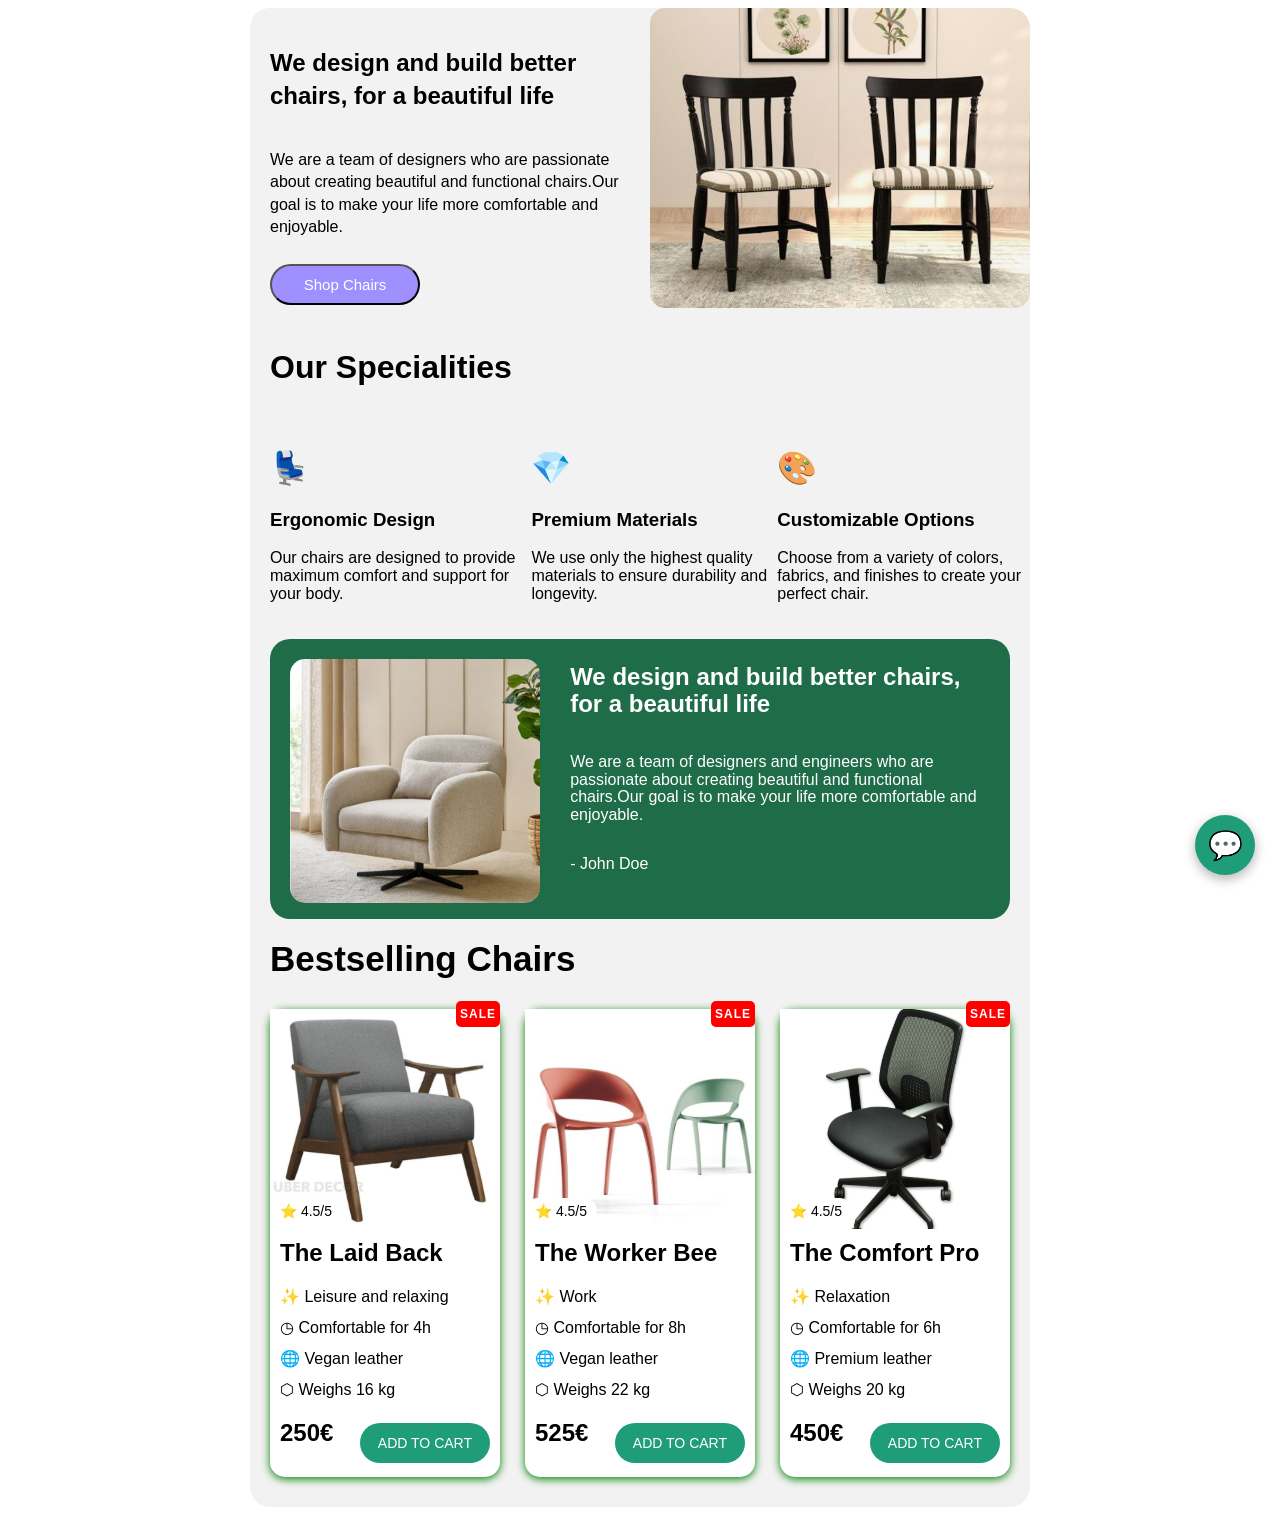
<file: index.html>
<!DOCTYPE html>
<html lang="en">
<head>
    <meta charset="UTF-8">
    <meta name="viewport" content="width=device-width, initial-scale=1.0">
    <link rel="stylesheet" href="style.css">
    <title>Flex</title>
</head>
<body>
    <div class="container">
        <div class="shop">
            <div class="text-container">
                <h2>We design and build better chairs, for a beautiful life</h2>
                <p>We are a team of designers who are passionate about creating beautiful and functional chairs.Our goal is to make your life more comfortable and enjoyable.</p>
                <button id="shop-button">Shop Chairs</button>
            </div>
            <div class="image-container">
                <img src="chair.jpg" alt="Chair">
            </div>
        </div>
        <div class="speciality">
            <h1>Our Specialities</h1>
            <div class="items">
                <div class="speciality-item">   
                    <h1>💺</h1>
                    <h3>Ergonomic Design</h3>
                    <p>Our chairs are designed to provide maximum comfort and support for your body.</p>
                </div>
                <div class="speciality-item">
                    <h1>💎</h1>
                    <h3>Premium Materials</h3>
                    <p>We use only the highest quality materials to ensure durability and longevity.</p>
                </div>
                <div class="speciality-item">
                    <h1>🎨</h1>
                    <h3>Customizable Options</h3>
                    <p>Choose from a variety of colors, fabrics, and finishes to create your perfect chair.</p>
                </div>
            </div>
        </div>
        <div class="container2">
            <div class="image-container2">
                <img src="chair 4.png" alt="Chair">
            </div>
            <div class="text-container2">
                <h2>We design and build better chairs, for a beautiful life</h2>
                <p>We are a team of designers and engineers who are passionate about creating beautiful and functional chairs.Our goal is to make your life more comfortable and enjoyable.</p>
                <p>- John Doe</p>
            </div>
        </div>
        <div class="bestsellers">
    <h1>Bestselling Chairs</h1>
    <div class="chair-items">
        <div class="chair-card">
             <p class="sale">SALE</p>
            <div class="chair-image">
                <img src="chair 1.png" alt="The Laid Back">
                <p class="rating">⭐ 4.5/5</p>
            </div>
            <div class="chair-details">
                <h2>The Laid Back</h2>
                <p>✨ Leisure and relaxing</p>
                <p>◷ Comfortable for 4h</p>
                <p>🌐 Vegan leather</p>
                <p>⬡ Weighs 16 kg</p>
                <div class="price-button">
                    <h2>250€</h2>
                    <button>ADD TO CART</button>
                </div>
            </div>
        </div>
        <div class="chair-card">
             <p class="sale">SALE</p>
            <div class="chair-image">
                <img src="chair 2.png" alt="The Worker Bee">
                <p class="rating">⭐ 4.5/5</p>
            </div>
            <div class="chair-details">
                <h2>The Worker Bee</h2>
                <p>✨ Work</p>
                <p>◷ Comfortable for 8h</p>
                <p>🌐 Vegan leather</p>
                <p>⬡ Weighs 22 kg</p>
                <div class="price-button">
                    <h2>525€</h2>
                    <button>ADD TO CART</button>
                </div>
            </div>
        </div>
        <div class="chair-card">
             <p class="sale">SALE</p>
            <div class="chair-image">
                <img src="chair 3.png" alt="The Comfort Pro">
                <p class="rating">⭐ 4.5/5</p>
            </div>
            <div class="chair-details">
                <h2>The Comfort Pro</h2>
                <p>✨ Relaxation</p>
                <p>◷ Comfortable for 6h</p>
                <p>🌐 Premium leather</p>
                <p>⬡ Weighs 20 kg</p>
                <div class="price-button">
                    <h2>450€</h2>
                    <button>ADD TO CART</button>
                </div>
            </div>
        </div>
    </div>
</div>
</div>
<div id="chatbot">
    <button id="chatbot-button">💬</button>
    <div id="chatbot-box">
        <div class="chatbot-header">
            <span>Chair Assistant</span>
            <button id="close-chat">×</button>
        </div>
        <div id="chat-messages">
            <div class="bot-message">
                👋 Hi! I'm your Chair Assistant. How can I help you?
            </div>
        </div>
        <div class="chatbot-input">
            <input type="text" id="chat-input" placeholder="Type a message...">
            <button id="send-message">➤</button>
        </div>
    </div>
</div>

<script>
    const chatbotButton = document.getElementById("chatbot-button");
    const chatbotBox = document.getElementById("chatbot-box");
    const closeChat = document.getElementById("close-chat");
    const sendMessage = document.getElementById("send-message");
    const chatInput = document.getElementById("chat-input");
    const chatMessages = document.getElementById("chat-messages");

    chatbotButton.onclick = () => {
        chatbotBox.style.display = "flex";
        chatbotButton.style.display = "none";
    };

    closeChat.onclick = () => {
        chatbotBox.style.display = "none";
        chatbotButton.style.display = "flex";
    };

    function sendChat() {
        const message = chatInput.value.trim();
        if (message === "") return;
        const userMessage = document.createElement("div");
        userMessage.className = "user-message";
        userMessage.textContent = message;
        chatMessages.appendChild(userMessage);
        chatInput.value = "";
        setTimeout(() => {
            const botMessage = document.createElement("div");
            botMessage.className = "bot-message";
            botMessage.textContent =
                "Thanks for your message! I can help you choose the perfect chair.";
            chatMessages.appendChild(botMessage);
            chatMessages.scrollTop = chatMessages.scrollHeight;
        }, 500);
    }
    sendMessage.onclick = sendChat;
    chatInput.addEventListener("keypress", function(event) {
        if (event.key === "Enter") {
            sendChat();
        }
    });
</script>
</body>
</html>
</file>
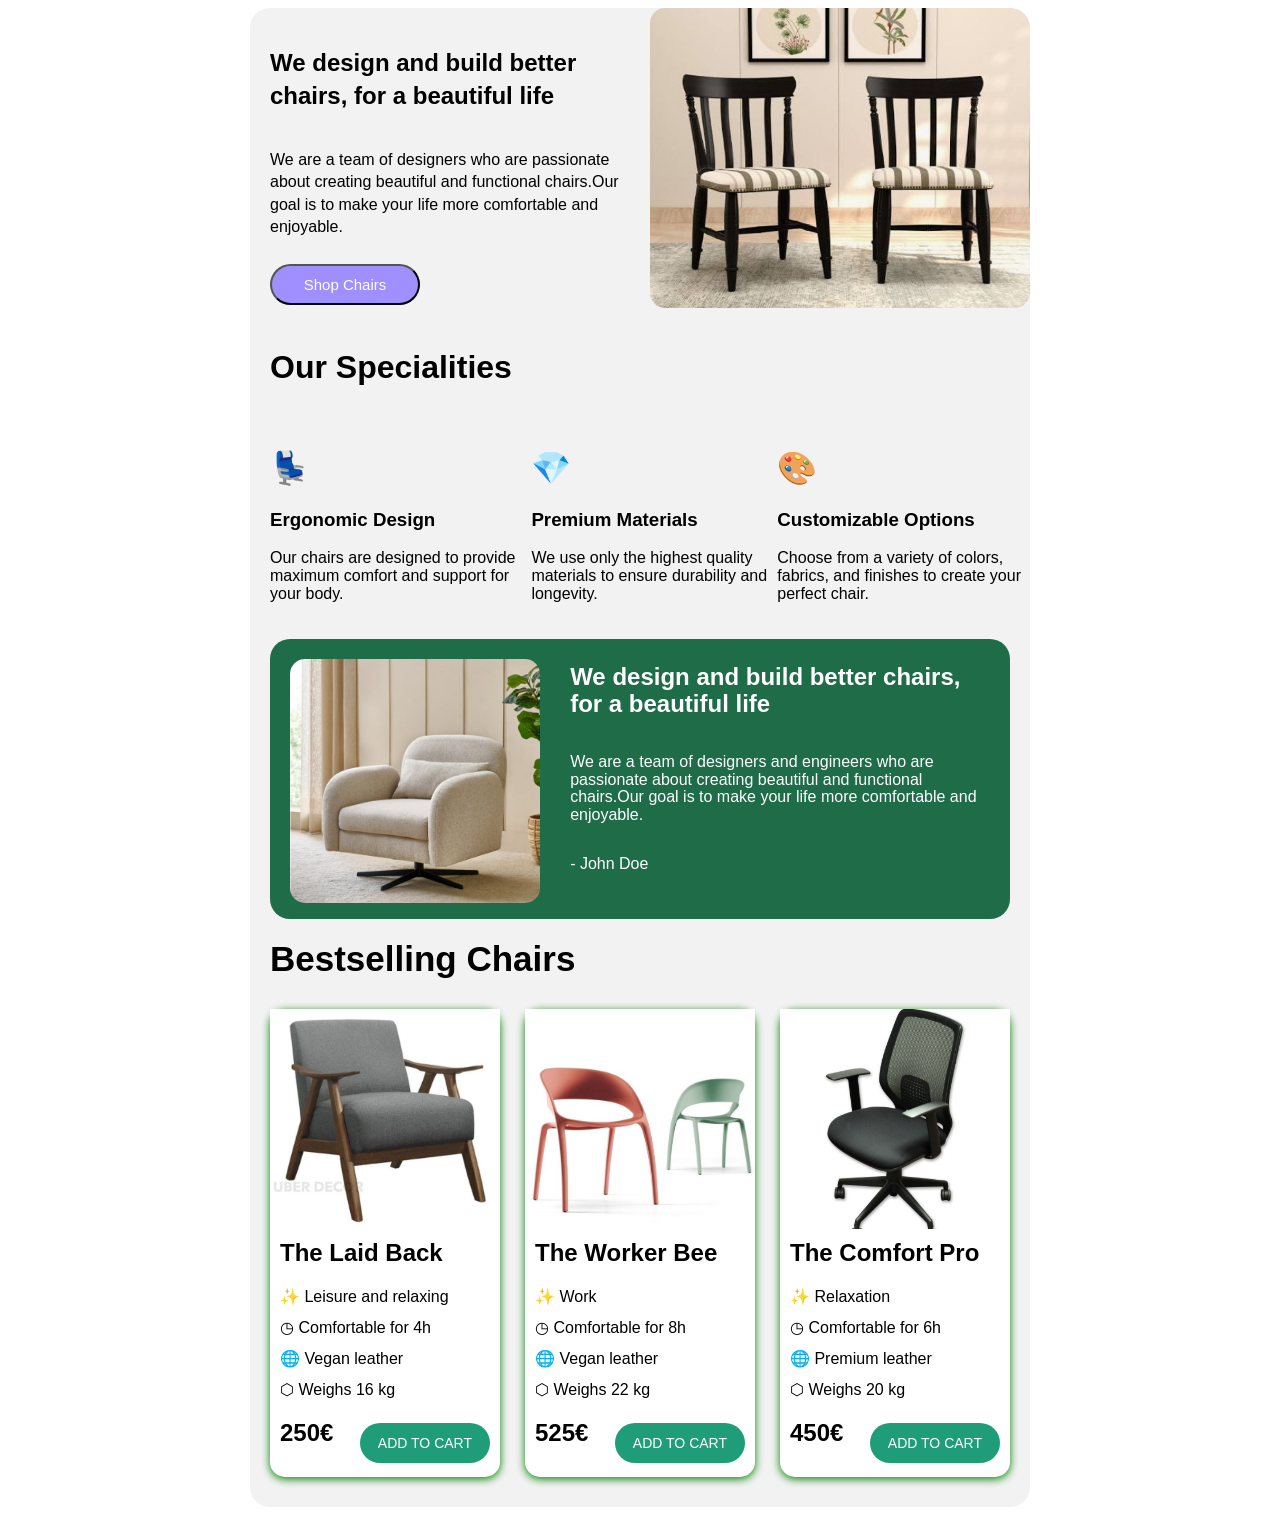
<file: index2.html>
<!DOCTYPE html>
<html lang="en">
<head>
    <meta charset="UTF-8">
    <meta name="viewport" content="width=device-width, initial-scale=1.0">
    <link rel="stylesheet" href="style.css">
    <title>Flex</title>
</head>
<body>
    <div class="container">
        <div class="shop">
            <div class="text-container">
                <h2>We design and build better chairs, for a beautiful life</h2>
                <p>We are a team of designers who are passionate about creating beautiful and functional chairs.Our goal is to make your life more comfortable and enjoyable.</p>
                <button id="shop-button">Shop Chairs</button>
            </div>
            <div class="image-container">
                <img src="chair.jpg" alt="Chair">
            </div>
        </div>
        <div class="speciality">
            <h1>Our Specialities</h1>
            <div class="items">
                <div class="speciality-item">   
                    <h1>💺</h1>
                    <h3>Ergonomic Design</h3>
                    <p>Our chairs are designed to provide maximum comfort and support for your body.</p>
                </div>
                <div class="speciality-item">
                    <h1>💎</h1>
                    <h3>Premium Materials</h3>
                    <p>We use only the highest quality materials to ensure durability and longevity.</p>
                </div>
                <div class="speciality-item">
                    <h1>🎨</h1>
                    <h3>Customizable Options</h3>
                    <p>Choose from a variety of colors, fabrics, and finishes to create your perfect chair.</p>
                </div>
            </div>
        </div>
        <div class="container2">
            <div class="image-container2">
                <img src="chair 4.png" alt="Chair">
            </div>
            <div class="text-container2">
                <h2>We design and build better chairs, for a beautiful life</h2>
                <p>We are a team of designers and engineers who are passionate about creating beautiful and functional chairs.Our goal is to make your life more comfortable and enjoyable.</p>
                <p>- John Doe</p>
            </div>
        </div>
        <div class="bestsellers">
    <h1>Bestselling Chairs</h1>
    <div class="chair-items">
        <div class="chair-card">
            <div class="chair-image">
                <img src="chair 1.png" alt="The Laid Back">
            </div>
            <div class="chair-details">
                <h2>The Laid Back</h2>
                <p>✨ Leisure and relaxing</p>
                <p>◷ Comfortable for 4h</p>
                <p>🌐 Vegan leather</p>
                <p>⬡ Weighs 16 kg</p>
                <div class="price-button">
                    <h2>250€</h2>
                    <button>ADD TO CART</button>
                </div>
            </div>
        </div>
        <div class="chair-card">
            <div class="chair-image">
                <img src="chair 2.png" alt="The Worker Bee">
            </div>
            <div class="chair-details">
                <h2>The Worker Bee</h2>
                <p>✨ Work</p>
                <p>◷ Comfortable for 8h</p>
                <p>🌐 Vegan leather</p>
                <p>⬡ Weighs 22 kg</p>
                <div class="price-button">
                    <h2>525€</h2>
                    <button>ADD TO CART</button>
                </div>
            </div>
        </div>
        <div class="chair-card">
            <div class="chair-image">
                <img src="chair 3.png" alt="The Comfort Pro">
            </div>
            <div class="chair-details">
                <h2>The Comfort Pro</h2>
                <p>✨ Relaxation</p>
                <p>◷ Comfortable for 6h</p>
                <p>🌐 Premium leather</p>
                <p>⬡ Weighs 20 kg</p>
                <div class="price-button">
                    <h2>450€</h2>
                    <button>ADD TO CART</button>
                </div>
            </div>
        </div>
    </div>
</div>
</div>
</body>
</html>
</file>
<file: style.css>
body {
    display:flex;
    justify-content:center;
    font-family:Arial,sans-serif;
}

.container {
    background-color:#f2f2f2;
    display:flex;
    flex-direction:column;
    width:780px;
    gap:20px;
    border-radius:20px;
    overflow:hidden;
}

.text-container {
    display:flex;
    flex-direction:column;
    line-height:1.4;
    margin-top:15px;
    margin-left:20px;
    justify-content:center;
    width:100%;
}

.image-container {
    width: 100%;
    height: 300px;
}

.image-container img {
    width: 100%;
    height: 100%;
    border-radius: 15px;
}

#shop-button {
    background-color: #9f8fff;
    color: white;
    padding: 10px 20px;
    width: 150px;
    border-radius: 25px;
    cursor: pointer;
    font-size: 15px;
    margin-top: 10px;
}

.shop {
    display: flex;
    flex-direction: row;
}

.speciality {
    display: flex;
    flex-direction: column;
    margin-left: 20px;
    margin-top: 0px;
}

.items {
    display: flex;
    flex-direction: row;
    gap: 10px;
    margin-top: 20px;
}

.container2 {
    background-color: #1f6c49;
    display: flex;
    flex-direction: row;
    margin-left: 20px;
    margin-right: 20px;
    margin-bottom: 0px;
    gap: 3%;
    border-radius: 20px;
}

.text-container2 {
    color: white;
    display: flex;
    flex-direction: column;
    line-height: 1.1;
    margin-top: 5px;
    margin-right: 20px;
}

.image-container2 {
    width: 800px;
    height: 280px;
}

.image-container2 img {
    width: 90%;
    height: 87%;
    margin-top: 20px;
    margin-left: 20px;
    border-radius: 15px;
}

.bestsellers {
    margin: 0 20px 30px 20px;
}

.bestsellers > h1 {
    font-size: 35px;
    margin-top: 0;
    margin-bottom: 30px;
}

.chair-items {
    display: flex;
    flex-direction: row;
    gap: 25px;
    width: 100%;
}

.chair-card {
    position: relative;
    background-color: white;
    flex: 1;
    min-width: 0;
    border-radius: 15px;
    box-shadow: 0 2px 8px green;
}

.chair-image {
    width: 100%;
    height: 220px;
    position: relative;
}

.chair-image img {
    width: 100%;
    height: 100%;
    object-fit: cover;
}

.chair-details {
    padding: 10px;
}

.chair-details h2 {
    margin-top: 0;
    margin-bottom: 20px;
}

.chair-details p {
    font-size: 16px;
    margin: 12px 0;
}

.price-button {
    display: flex;
    align-items: center;
    justify-content: space-between;
    margin-top: 20px;
}

.price-button h3 {
    margin: 0;
}

.price-button button {
    background-color: #1f9d78;
    color: white;
    border: none;
    padding: 12px 18px;
    border-radius: 20px;
    cursor: pointer;
    font-size: 14px;
}

.price-button button:hover {
    background-color: #176f55;
}

.sale{
    font-size: 12px;
    color:white;
    font-weight: 900;
    background-color: red;
    letter-spacing: 1px;
    width: fit-content;
    padding: 6px 4px;
    border-radius: 5px;
    position: absolute;
    top: -20px;
    right: 0px;
    z-index: 2;
}

.rating {
    position: absolute;
    bottom: 5px;
    left: 0px;
    background-color: white;
    padding: 5px 10px;
    border-radius: 15px;
    font-size: 14px;
    margin: 0;
}

#chatbot {
    position: fixed;
    bottom: 25px;
    right: 25px;
    z-index: 9999;
    font-family: Arial, sans-serif;
}

#chatbot-button {
    width: 60px;
    height: 60px;
    border-radius: 50%;
    border: none;
    background-color: #1f9d78;
    color: white;
    font-size: 28px;
    cursor: pointer;
    box-shadow: 0 4px 12px rgba(0,0,0,0.3);
    display: flex;
    align-items: center;
    justify-content: center;
}

#chatbot-box {
    width: 330px;
    height: 430px;
    background-color: white;
    border-radius: 15px;
    box-shadow: 0 5px 25px rgba(0,0,0,0.3);
    display: none;
    flex-direction: column;
    overflow: hidden;
}

.chatbot-header {
    background-color: #1f6c49;
    color: white;
    padding: 16px;
    font-size: 18px;
    font-weight: bold;
    display: flex;
    justify-content: space-between;
    align-items: center;
}

#close-chat {
    background: none;
    border: none;
    color: white;
    font-size: 25px;
    cursor: pointer;
}

#chat-messages {
    flex: 1;
    padding: 15px;
    overflow-y: auto;
    background-color: #f5f5f5;
}

.bot-message {
    background-color: white;
    padding: 10px 12px;
    border-radius: 10px;
    margin-bottom: 10px;
    width: fit-content;
    max-width: 80%;
    font-size: 14px;
}

.user-message {
    background-color: #1f9d78;
    color: white;
    padding: 10px 12px;
    border-radius: 10px;
    margin-bottom: 10px;
    margin-left: auto;
    width: fit-content;
    max-width: 80%;
    font-size: 14px;
}

.chatbot-input {
    display: flex;
    padding: 10px;
    border-top: 1px solid #ddd;
    background-color: white;
}

#chat-input {
    flex: 1;
    padding: 10px;
    border: 1px solid #ccc;
    border-radius: 20px;
    outline: none;
}

#send-message {
    margin-left: 8px;
    width: 40px;
    border: none;
    border-radius: 50%;
    background-color: #1f9d78;
    color: white;
    cursor: pointer;
    font-size: 18px;
}
</file>
